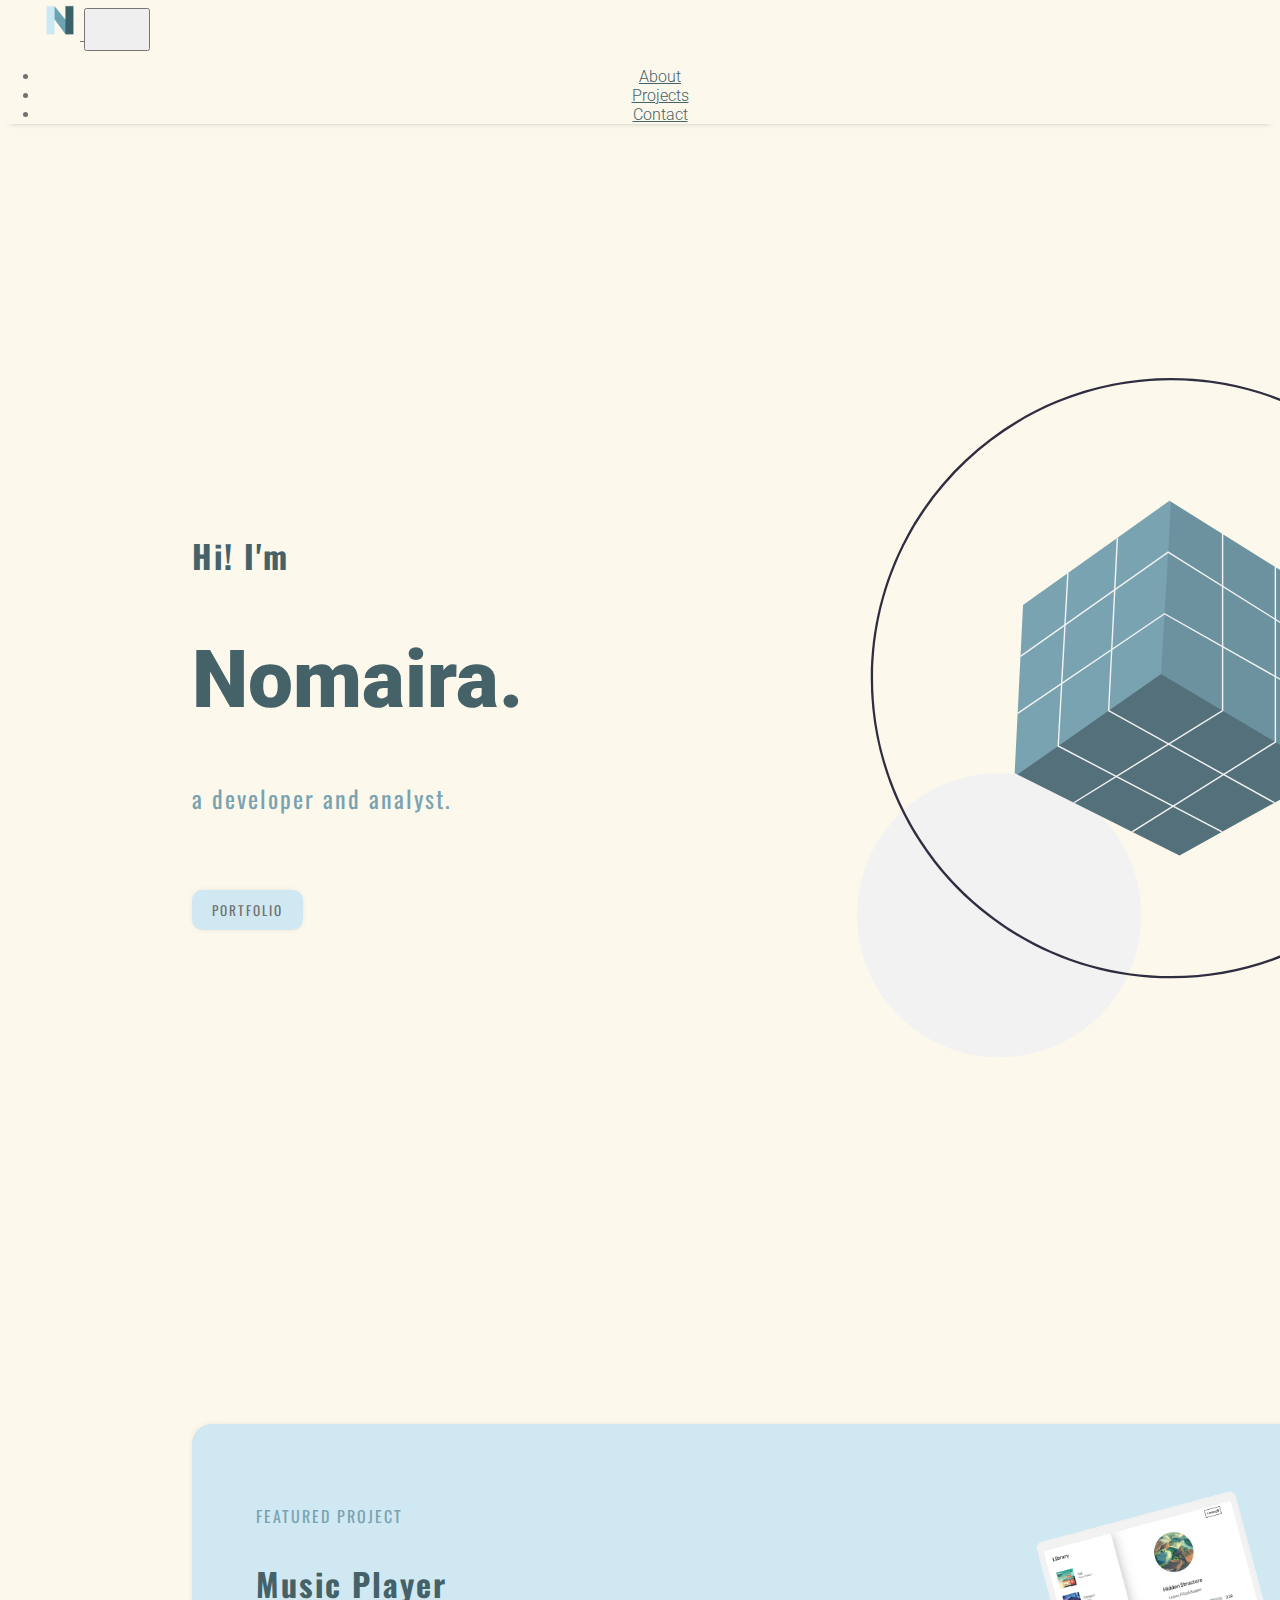
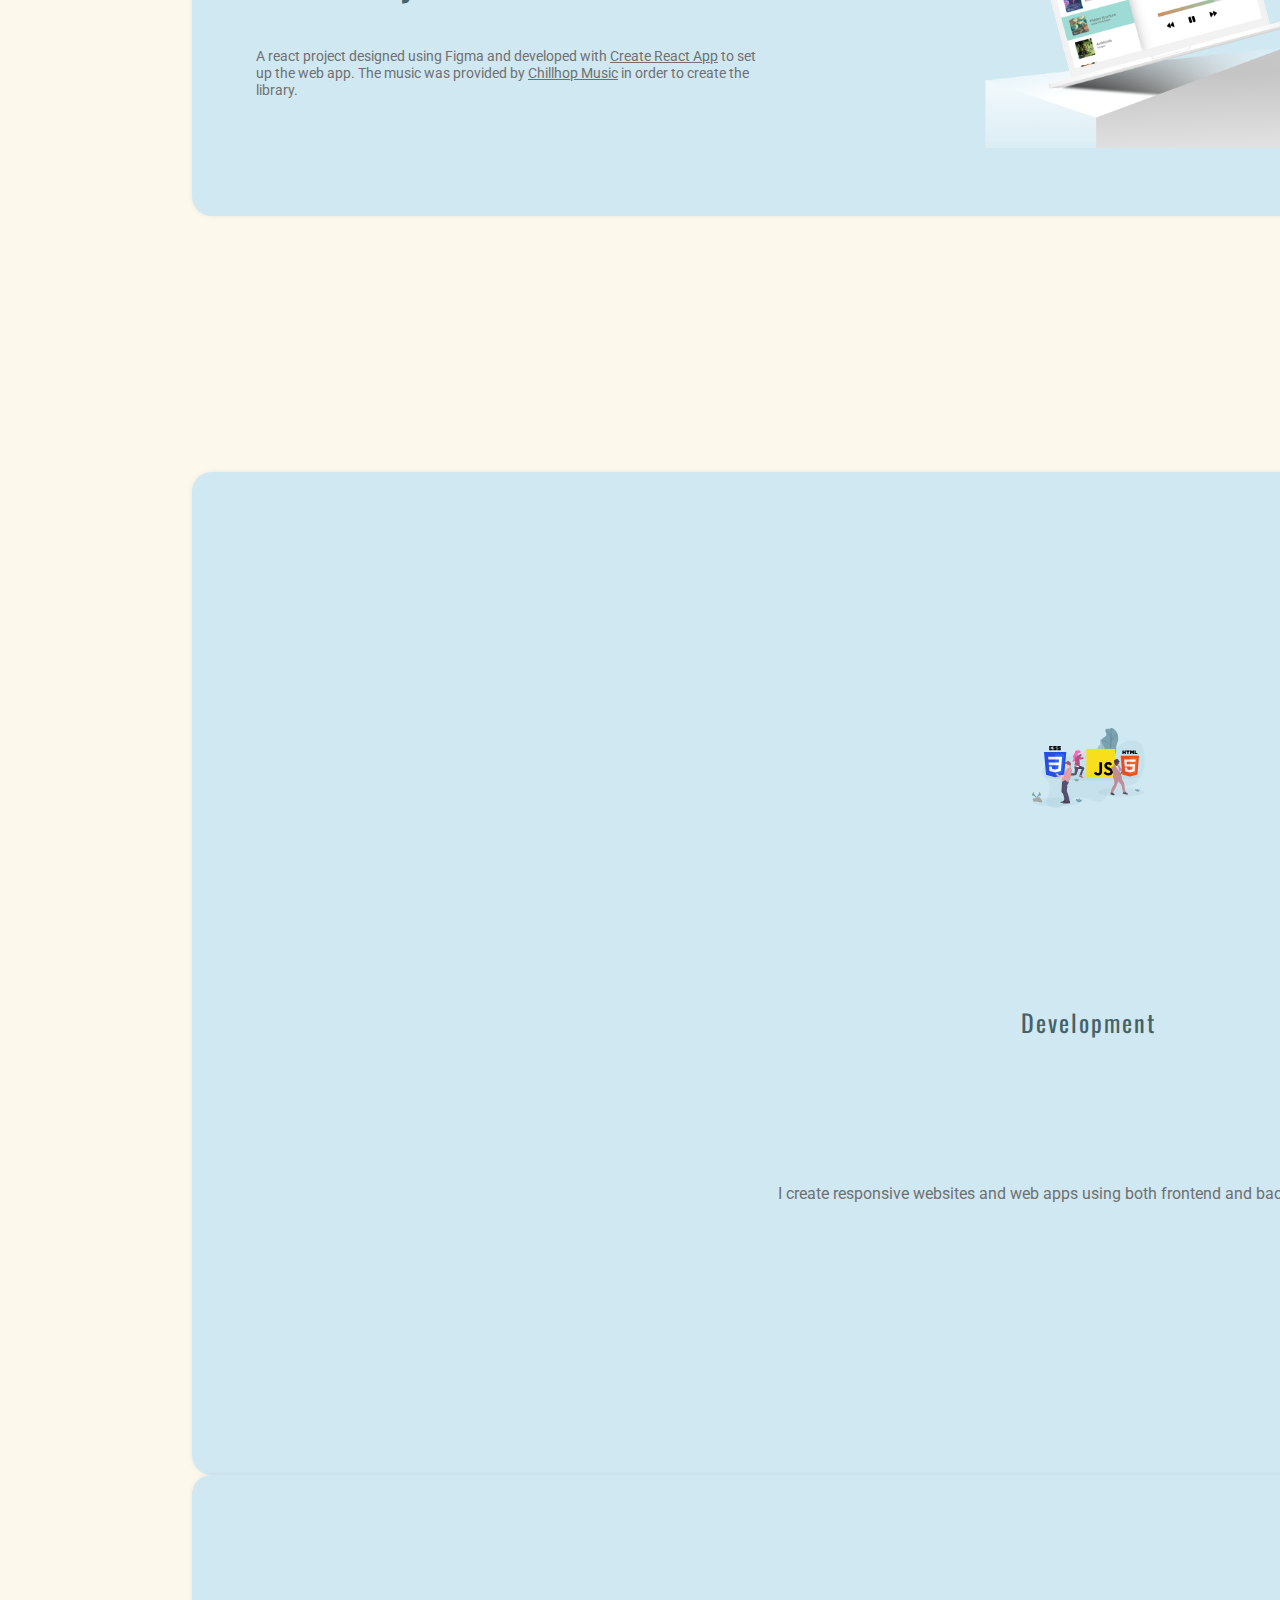
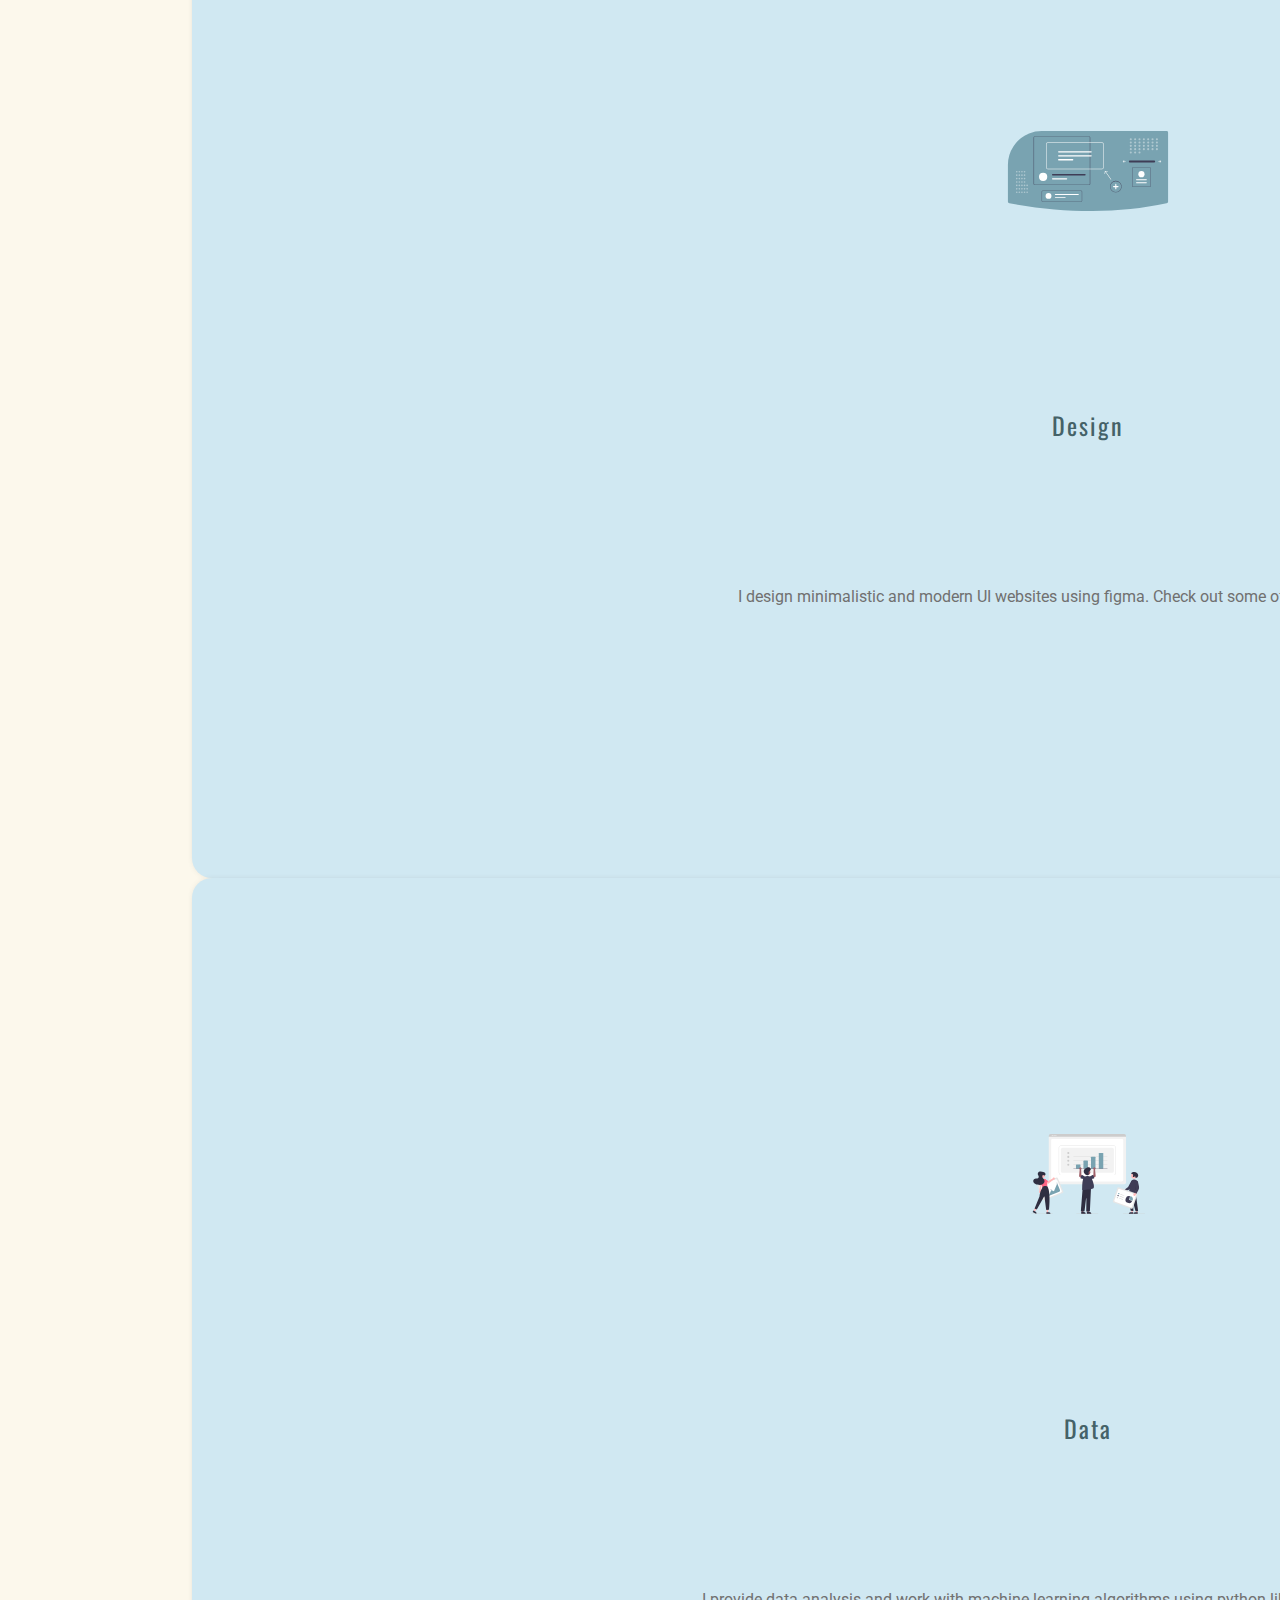
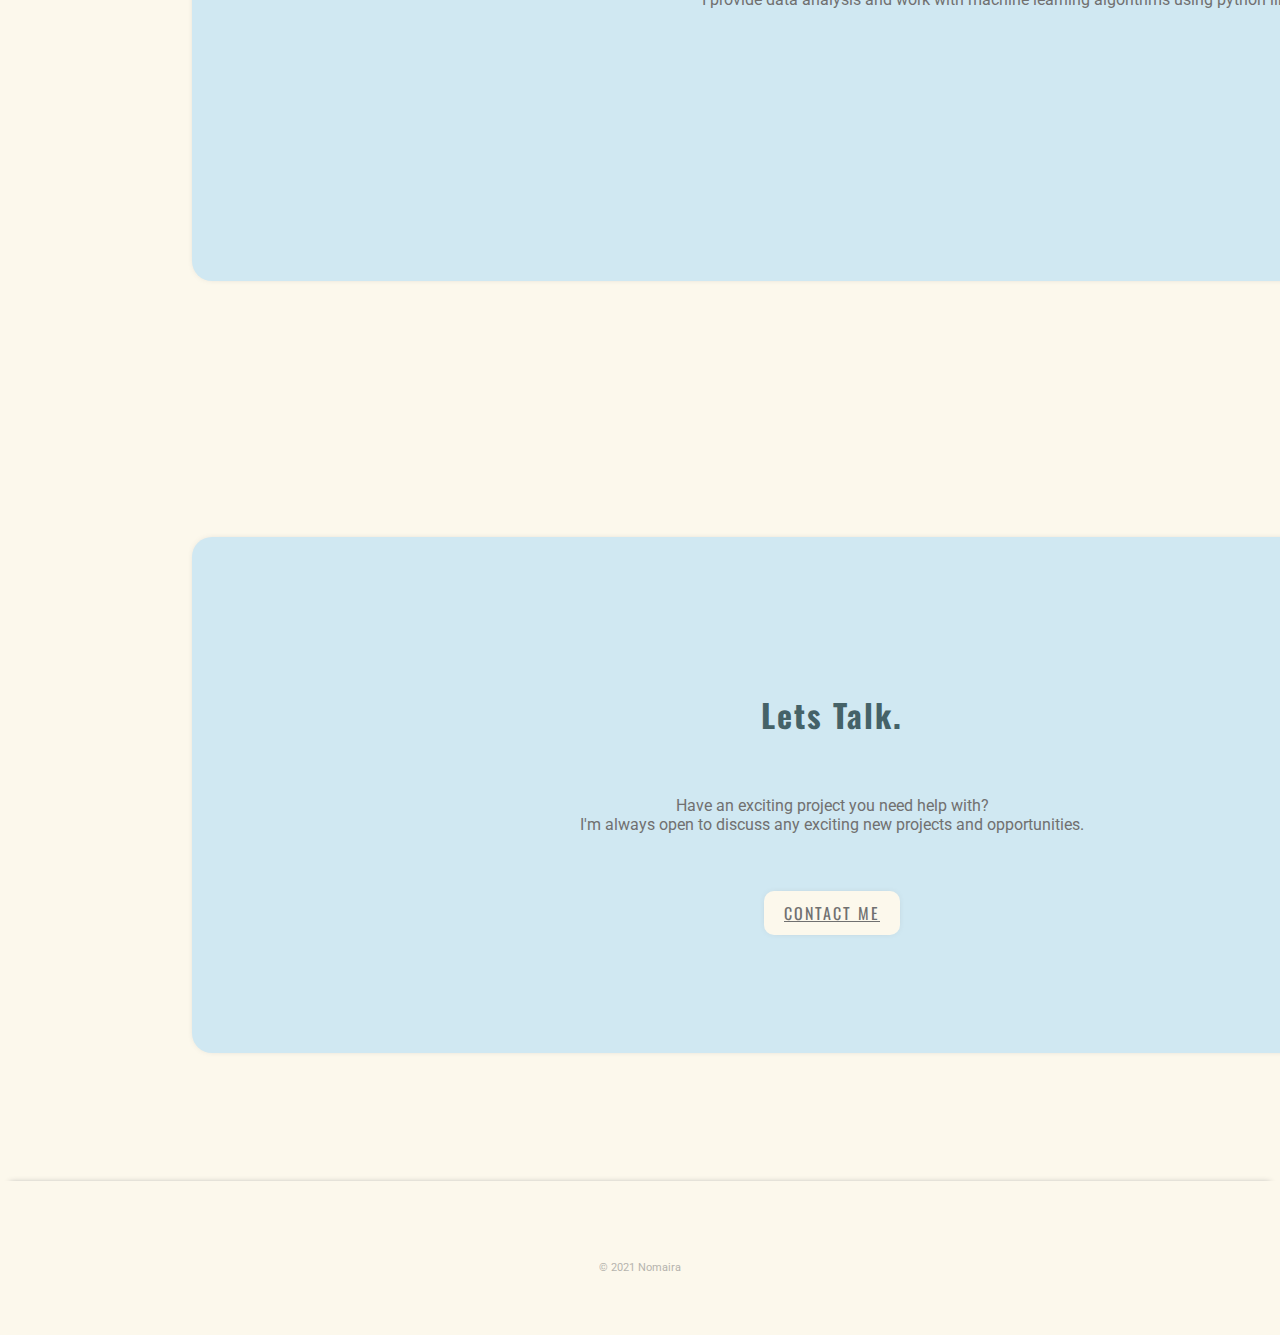
<file: index.html>
<!DOCTYPE html>
<html lang="en" dir="ltr">

  <head>
    <meta charset="utf-8">
    <title>Nomaira Fariah</title>

    <!-- Google fonts -->
    <link rel="preconnect" href="https://fonts.gstatic.com">
    <link href="https://fonts.googleapis.com/css2?family=Oswald:wght@200;300;400;500;600;700&family=Parisienne&family=Roboto:wght@100;300;400;500;700;900&display=swap" rel="stylesheet">

    <!-- CSS stylesheets -->
    <link rel="stylesheet" href="https://cdn.jsdelivr.net/npm/bootstrap@4.5.3/dist/css/bootstrap.min.css" integrity="sha384-TX8t27EcRE3e/ihU7zmQxVncDAy5uIKz4rEkgIXeMed4M0jlfIDPvg6uqKI2xXr2" crossorigin="anonymous">
    <link rel="stylesheet" href="css/main.css">

    <!-- Font Awesome -->
    <link rel="stylesheet" href="https://cdnjs.cloudflare.com/ajax/libs/font-awesome/5.15.1/css/all.min.css" integrity="sha512-+4zCK9k+qNFUR5X+cKL9EIR+ZOhtIloNl9GIKS57V1MyNsYpYcUrUeQc9vNfzsWfV28IaLL3i96P9sdNyeRssA==" crossorigin="anonymous" />
    
    <link rel="icon" href="Images/logo.png">
  </head>

  <body>

    <!-- Nav Bar -->
    <nav class="navbar fixed-top navbar-expand-lg">
      <a class="navbar-brand" href="#">
        <img class="logo" src="Images/logo.png" alt="logo-img">
      </a>

      <button class="navbar-toggler" type="button" data-toggle="collapse" data-target="#navbarTogglerDemo02" aria-controls="navbarTogglerDemo02" aria-expanded="false" aria-label="Toggle navigation">
        <span class="navbar-toggler-icon">
          <i class="fas fa-bars"></i>
        </span>
      </button>

      <div class="collapse navbar-collapse" id="navbarTogglerDemo02">
        <ul class="navbar-nav ml-auto">
          <li class="nav-item">
            <a class="nav-link" href="about.html">About</a>
          </li>
          <li class="nav-item">
            <a class="nav-link" href="projects.html">Projects</a>
          </li>
          <li class="nav-item">
            <a class="nav-link" href="contact.html">Contact</a>
          </li>
          
        </ul>
      </div>
    </nav>

    <!-- Hero Section -->
    <section>
      <div class="container-fluid hero">
        
        <!-- Intro -->
        <div class="intro">
          <h2>Hi! I'm</h2>
          <h1>Nomaira.</h1>
          <h3>a developer and analyst.</h3>
          <button class="cta-btn" onclick="document.location='projects.html'">
            Portfolio
          </button>
        </div>

        <div class="hero-img">
          <img src="Images/cube.svg" alt="developer">
        </div>

      </div>
    </section>

    <main class="container-fluid">
      <!-- Feature Section -->
      <div onclick="window.open('https://nomaira.github.io/music-player/', '_blank')" class="feature">
        <div class="feature-text">
          <h3 class="spaced-lettering">Featured Project</h3>
          <h2>Music Player</h2>
          <p>A react project designed using Figma and developed with 
            <a href="https://create-react-app.dev/" target="_blank">Create React App</a> to set up the web app. The music was provided by 
            <a href="https://chillhop.com/" target="_blank">Chillhop Music</a> in order to create the library.</p>
        </div>

        <div class="feature-card">
          <img class="feature-card-img" src="Images/music-player-web-app.png" alt="">
        </div>
      </div>

      <!-- Services Section -->
      <div class="services row">
        <div class="col-lg-4">
          <div onclick="document.location='projects.html#development'" class="services-card">
            <img class="services-icon" src="Images/frontend.svg" alt="frontend">
            <h3 class="services-title">Development</h3>
            <p class="services-description">I create responsive websites and web apps using both frontend and backend languages. 
            </p>
          </div>
        </div>

        
        <div class="col-lg-4">
          <div onclick="document.location='projects.html#design'" class="services-card">
            <img class="services-icon" src="Images/web-design.svg" alt="design">
            <h3 class="services-title">Design</h3>
            <p class="services-description">I design minimalistic and modern UI websites using figma. Check out some of my work on 
              <a href="https://dribbble.com/Nomaira" target="_blank">Dribbble</a>.</p>
          </div>
        </div>

        
        <div class="col-lg-4">
          <div onclick="document.location='projects.html#data'" class="services-card">
            <img class="services-icon" src="Images/data.svg" alt="data">
            <h3 class="services-title">Data</h3>
            <p class="services-description">I provide data analysis and work with machine learning algorithms using python libraries such as TensorFlow.</p>
          </div>
        </div>
      </div>

      <!-- Contact Section -->
      <div class="contact">
        <h2>Lets Talk.</h2>
        <p class="contact-text">Have an exciting project you need help with? <br>
          I'm always open to discuss any exciting new projects 
          and opportunities.
        </p>
        <a class="cta-btn contact-btn" href="mailto:nomairaf@gmail.com">Contact Me</a>
      </div>
    </main>

    <!-- Footer Section -->
    <footer class="footer">
      <!-- <div class="container-fluid"> -->
        <a href="https://github.com/Nomaira" target="_blank"><i class="social-icon fab fa-github"></i></a>
        <a href="https://dribbble.com/Nomaira" target="_blank"><i class="social-icon fab fa-dribbble"></i></a>
        <a href="https://codepen.io/nomaira" target="_blank"><i class="social-icon fab fa-codepen"></i></a>
        <a href="mailto:nomairaf@gmail.com"><i class="social-icon fas fa-envelope"></i></a>
        <p>© 2021 Nomaira</p>
      <!-- </div> -->
    </footer>


    <!-- Bootstrap Script -->
    <script src="https://code.jquery.com/jquery-3.5.1.slim.min.js" integrity="sha384-DfXdz2htPH0lsSSs5nCTpuj/zy4C+OGpamoFVy38MVBnE+IbbVYUew+OrCXaRkfj" crossorigin="anonymous"></script>
    <script src="https://cdn.jsdelivr.net/npm/popper.js@1.16.1/dist/umd/popper.min.js" integrity="sha384-9/reFTGAW83EW2RDu2S0VKaIzap3H66lZH81PoYlFhbGU+6BZp6G7niu735Sk7lN" crossorigin="anonymous"></script>
    <script src="https://cdn.jsdelivr.net/npm/bootstrap@4.5.3/dist/js/bootstrap.min.js" integrity="sha384-w1Q4orYjBQndcko6MimVbzY0tgp4pWB4lZ7lr30WKz0vr/aWKhXdBNmNb5D92v7s" crossorigin="anonymous"></script>
  </body>
</html>
</file>
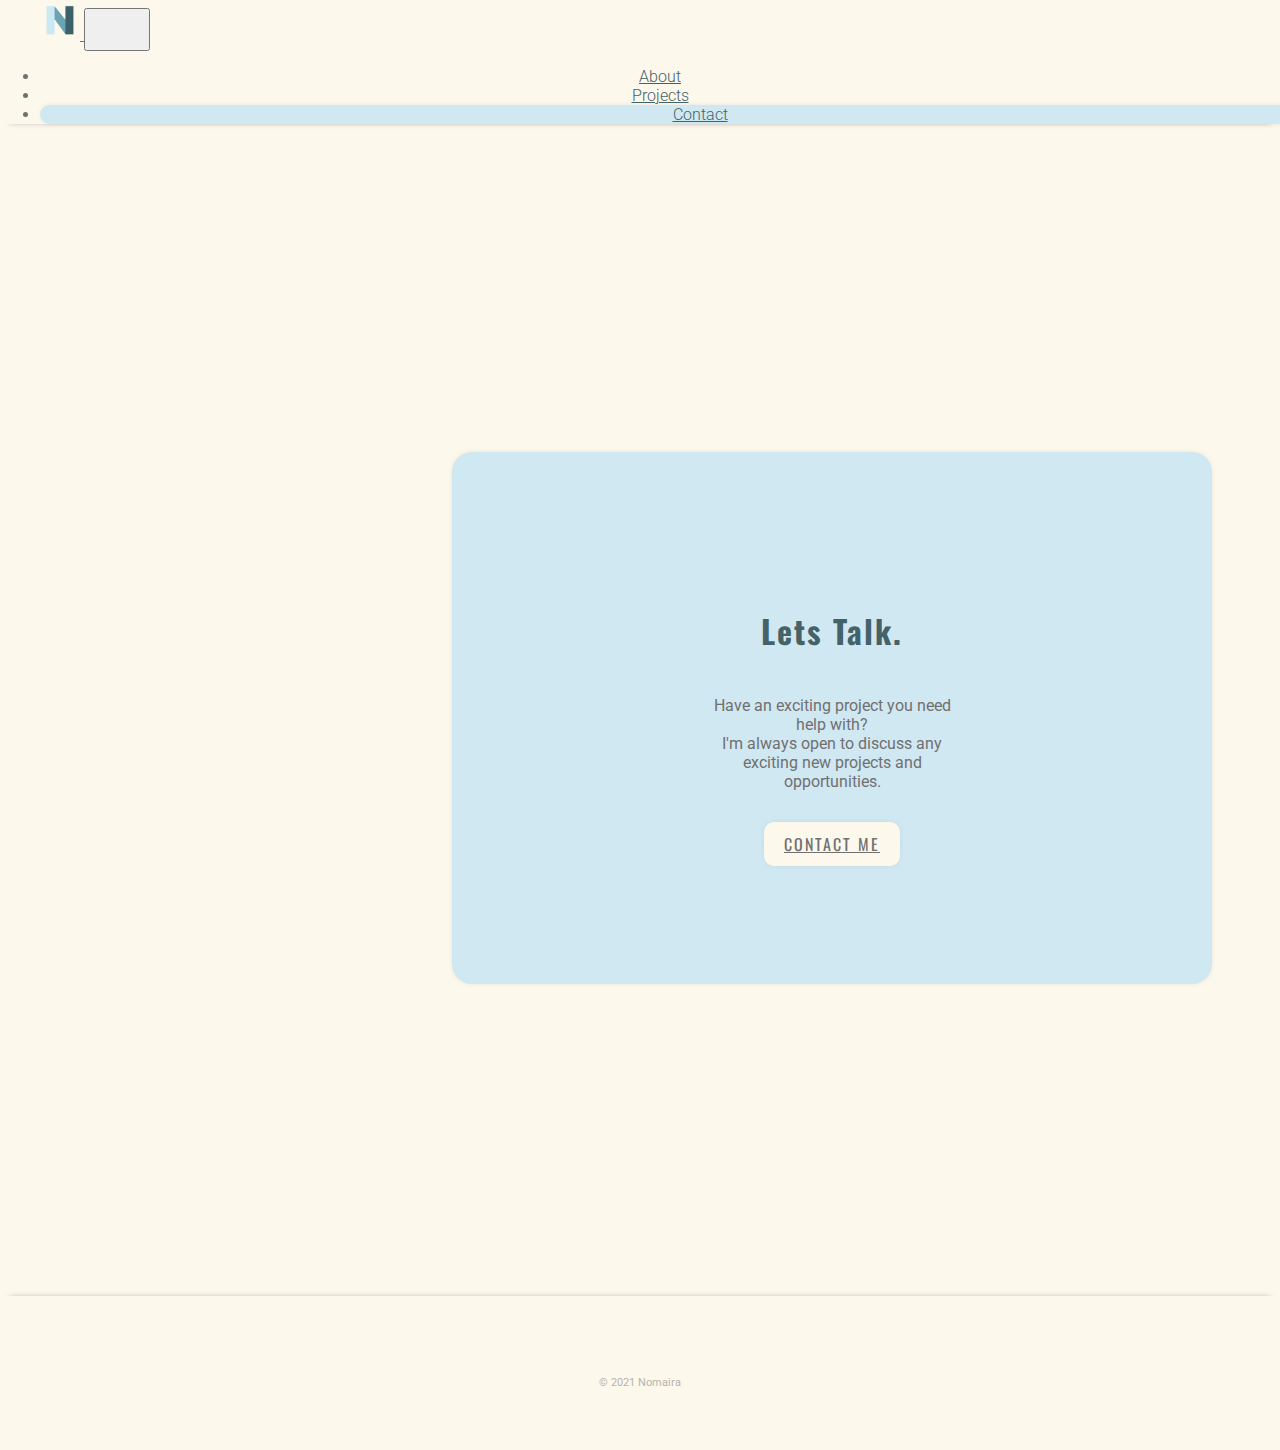
<file: contact.html>
<!DOCTYPE html>
<html lang="en" dir="ltr">

  <head>
    <meta charset="utf-8">
    <title>Contact Me</title>

    <!-- Google fonts -->
    <link rel="preconnect" href="https://fonts.gstatic.com">
    <link href="https://fonts.googleapis.com/css2?family=Oswald:wght@200;300;400;500;600;700&family=Parisienne&family=Roboto:wght@100;300;400;500;700;900&display=swap" rel="stylesheet">

    <!-- CSS stylesheets -->
    <link rel="stylesheet" href="https://cdn.jsdelivr.net/npm/bootstrap@4.5.3/dist/css/bootstrap.min.css" integrity="sha384-TX8t27EcRE3e/ihU7zmQxVncDAy5uIKz4rEkgIXeMed4M0jlfIDPvg6uqKI2xXr2" crossorigin="anonymous">
    <link rel="stylesheet" href="css/main.css">

    <!-- Font Awesome -->
    <link rel="stylesheet" href="https://cdnjs.cloudflare.com/ajax/libs/font-awesome/5.15.1/css/all.min.css" integrity="sha512-+4zCK9k+qNFUR5X+cKL9EIR+ZOhtIloNl9GIKS57V1MyNsYpYcUrUeQc9vNfzsWfV28IaLL3i96P9sdNyeRssA==" crossorigin="anonymous" />
    
    <link rel="icon" href="Images/logo.png">
  </head>

  <body>

    <!-- Nav Bar -->
    <nav class="navbar fixed-top navbar-expand-lg">
      <a class="navbar-brand" href="index.html">
        <img class="logo" src="Images/logo.png" alt="logo-img">
      </a>

      <button class="navbar-toggler" type="button" data-toggle="collapse" data-target="#navbarTogglerDemo02" aria-controls="navbarTogglerDemo02" aria-expanded="false" aria-label="Toggle navigation">
        <span class="navbar-toggler-icon">
          <i class="fas fa-bars"></i>
        </span>
      </button>

      <div class="collapse navbar-collapse" id="navbarTogglerDemo02">
        <ul class="navbar-nav ml-auto">
          <li class="nav-item">
            <a class="nav-link" href="about.html">About</a>
          </li>
          <li class="nav-item">
            <a class="nav-link" href="projects.html">Projects</a>
          </li>
          <li class="nav-item active">
            <a class="nav-link" href="contact.html">Contact</a>
          </li>
          
        </ul>
      </div>
    </nav>

    <main class="container-fluid contact-container">
      <!-- contact Section -->
      <div class="contact">
        <h2>Lets Talk.</h2>
        <p class="contact-text">Have an exciting project you need help with? <br>
          I'm always open to discuss any exciting new projects 
          and opportunities.
        </p>
        <a class="cta-btn contact-btn" href="mailto:nomairaf@gmail.com">Contact Me</a>
      </div>
    </main>

    <!-- Footer Section -->
    <footer class="footer">
      <!-- <div class="container-fluid"> -->
        <a href="https://github.com/Nomaira" target="_blank"><i class="social-icon fab fa-github"></i></a>
        <a href="https://dribbble.com/Nomaira" target="_blank"><i class="social-icon fab fa-dribbble"></i></a>
        <a href="https://codepen.io/nomaira" target="_blank"><i class="social-icon fab fa-codepen"></i></a>
        <a href="mailto:nomairaf@gmail.com"><i class="social-icon fas fa-envelope"></i></a>
        <p>© 2021 Nomaira</p>
      <!-- </div> -->
    </footer>


    <!-- Bootstrap Script -->
    <script src="https://code.jquery.com/jquery-3.5.1.slim.min.js" integrity="sha384-DfXdz2htPH0lsSSs5nCTpuj/zy4C+OGpamoFVy38MVBnE+IbbVYUew+OrCXaRkfj" crossorigin="anonymous"></script>
    <script src="https://cdn.jsdelivr.net/npm/popper.js@1.16.1/dist/umd/popper.min.js" integrity="sha384-9/reFTGAW83EW2RDu2S0VKaIzap3H66lZH81PoYlFhbGU+6BZp6G7niu735Sk7lN" crossorigin="anonymous"></script>
    <script src="https://cdn.jsdelivr.net/npm/bootstrap@4.5.3/dist/js/bootstrap.min.js" integrity="sha384-w1Q4orYjBQndcko6MimVbzY0tgp4pWB4lZ7lr30WKz0vr/aWKhXdBNmNb5D92v7s" crossorigin="anonymous"></script>
  </body>
</html>
</file>
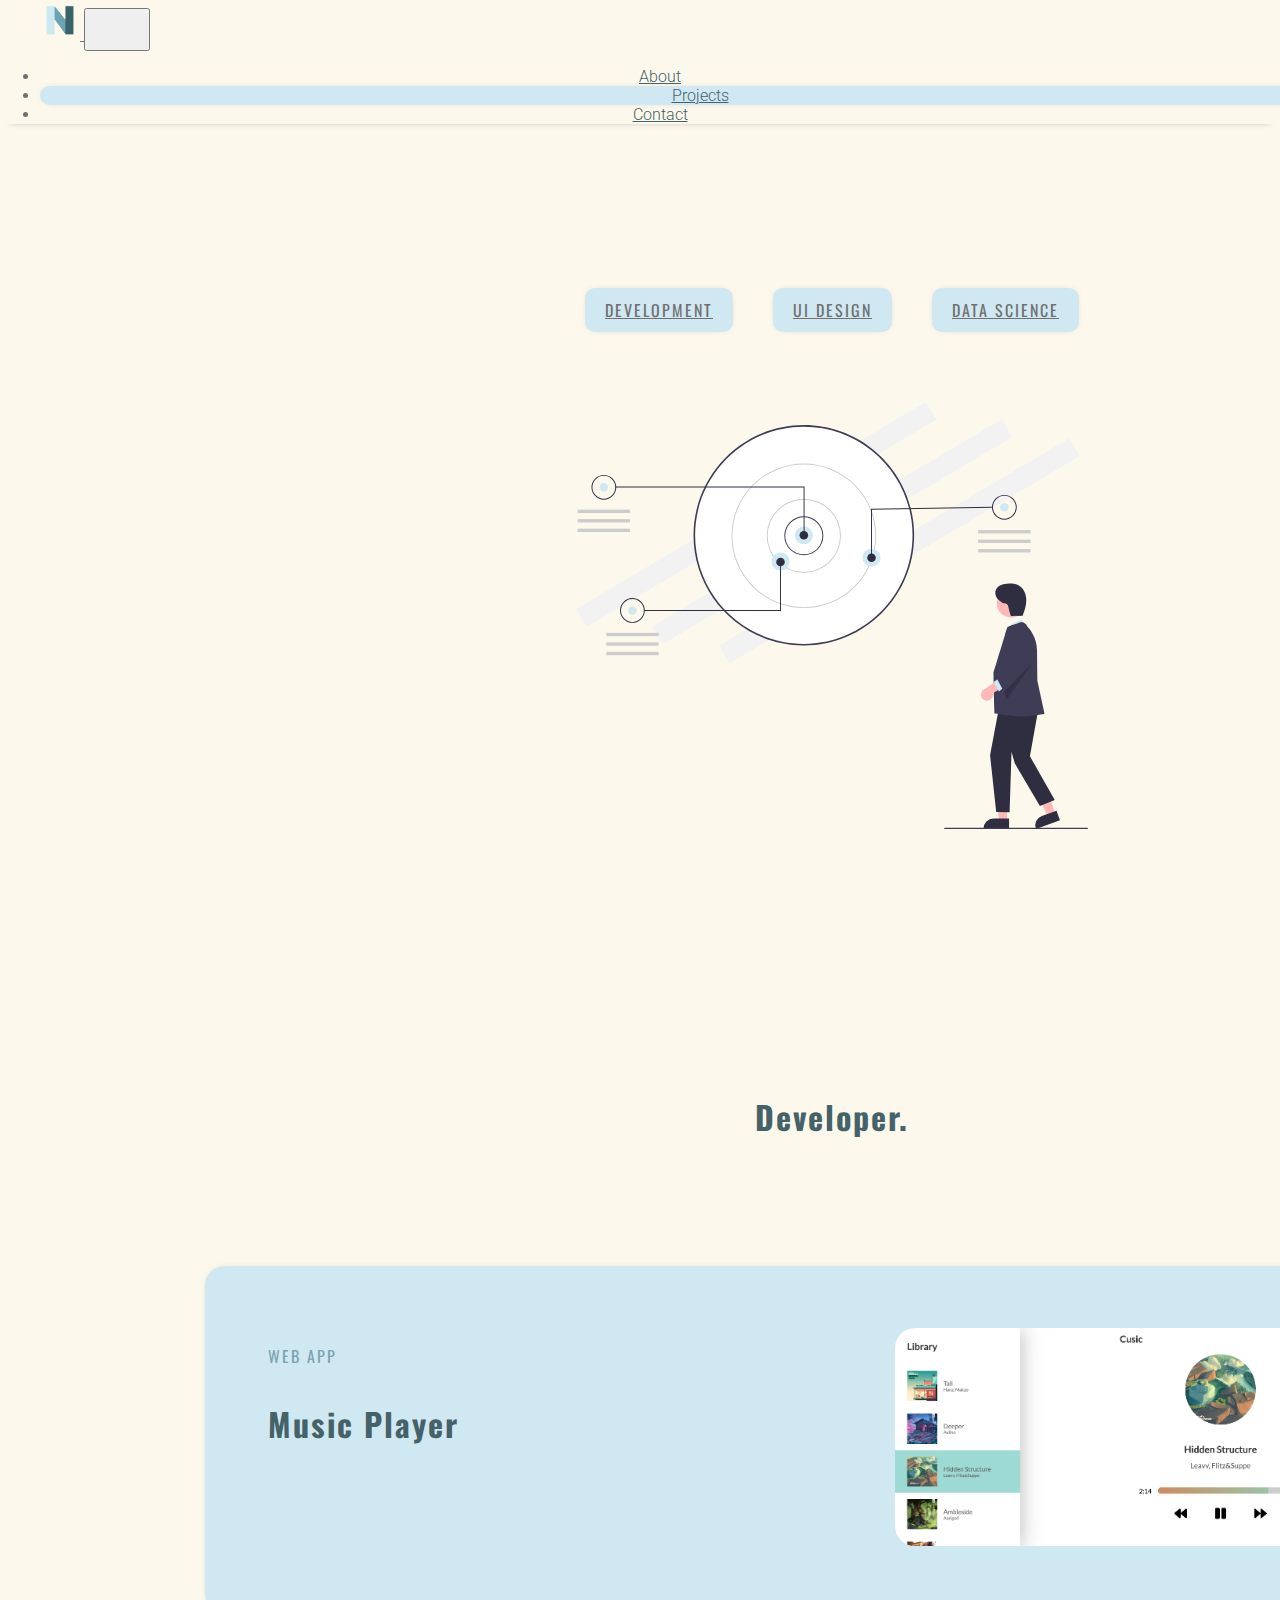
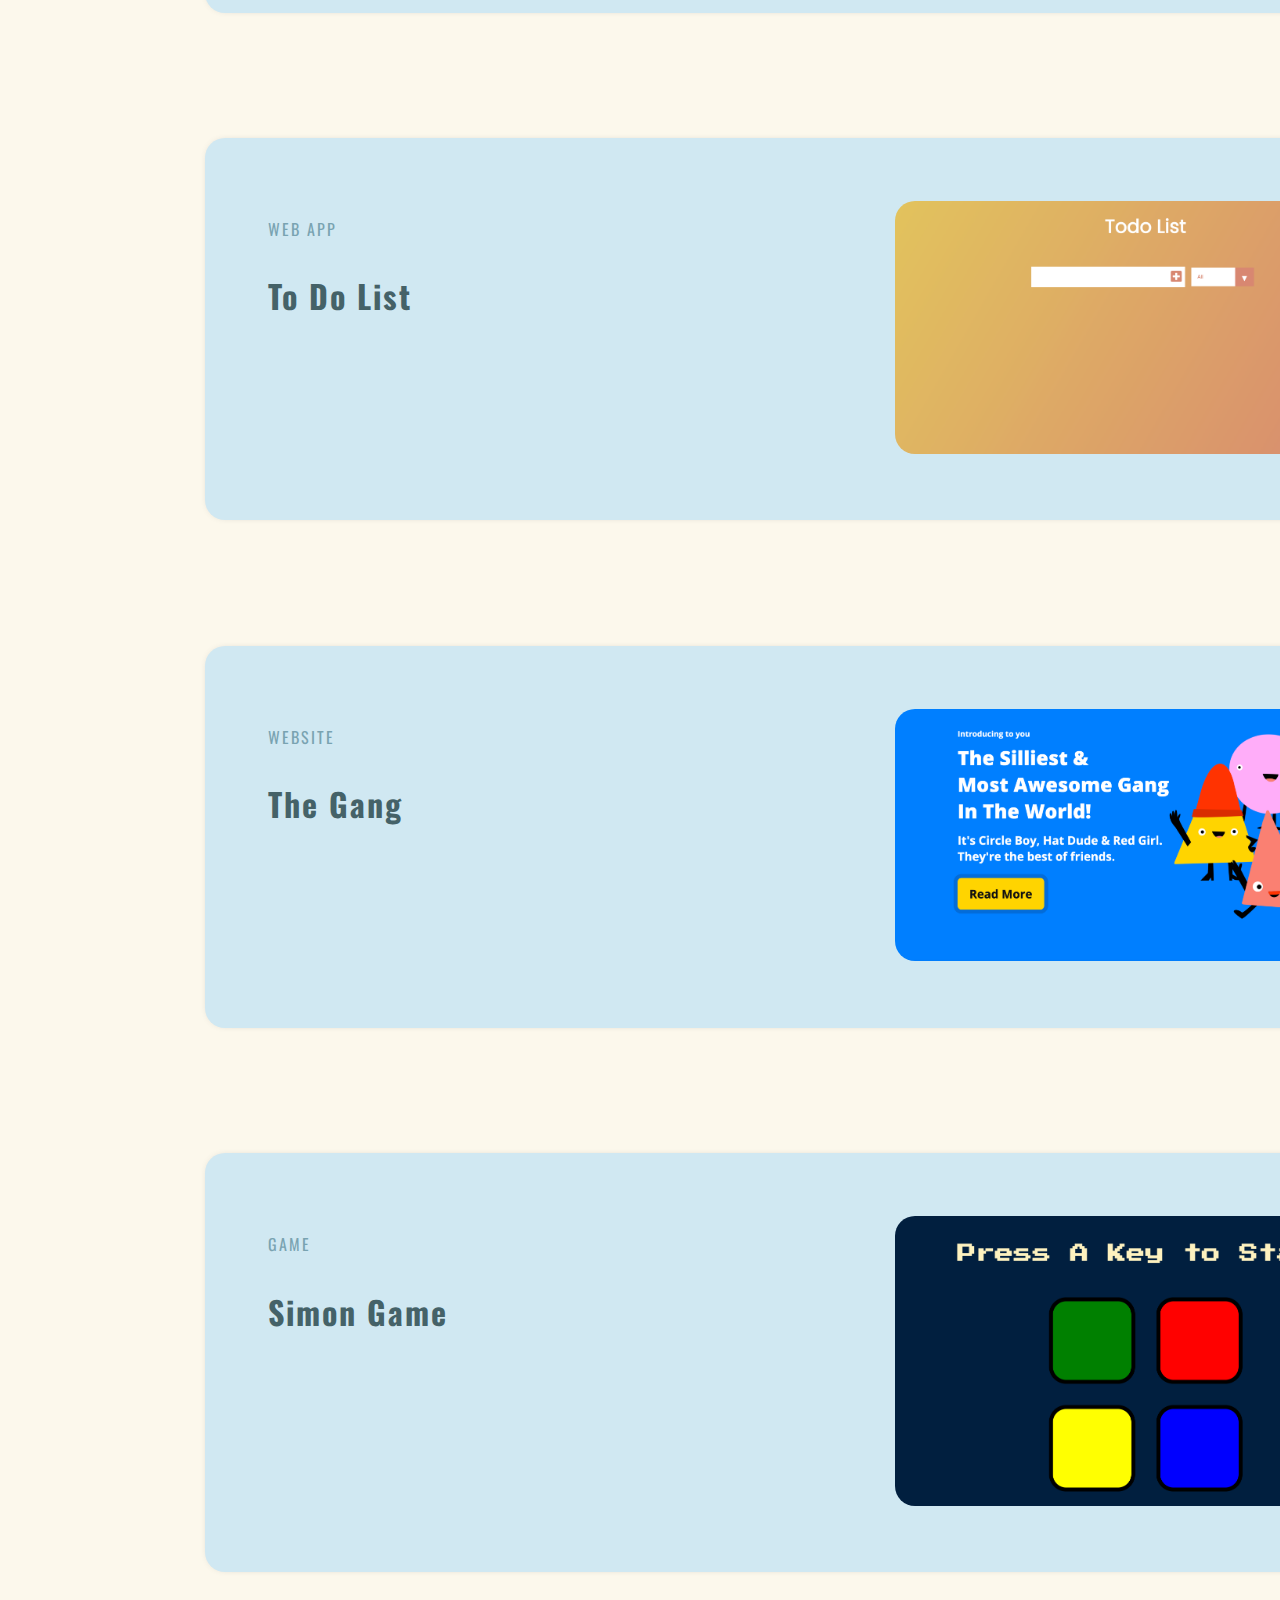
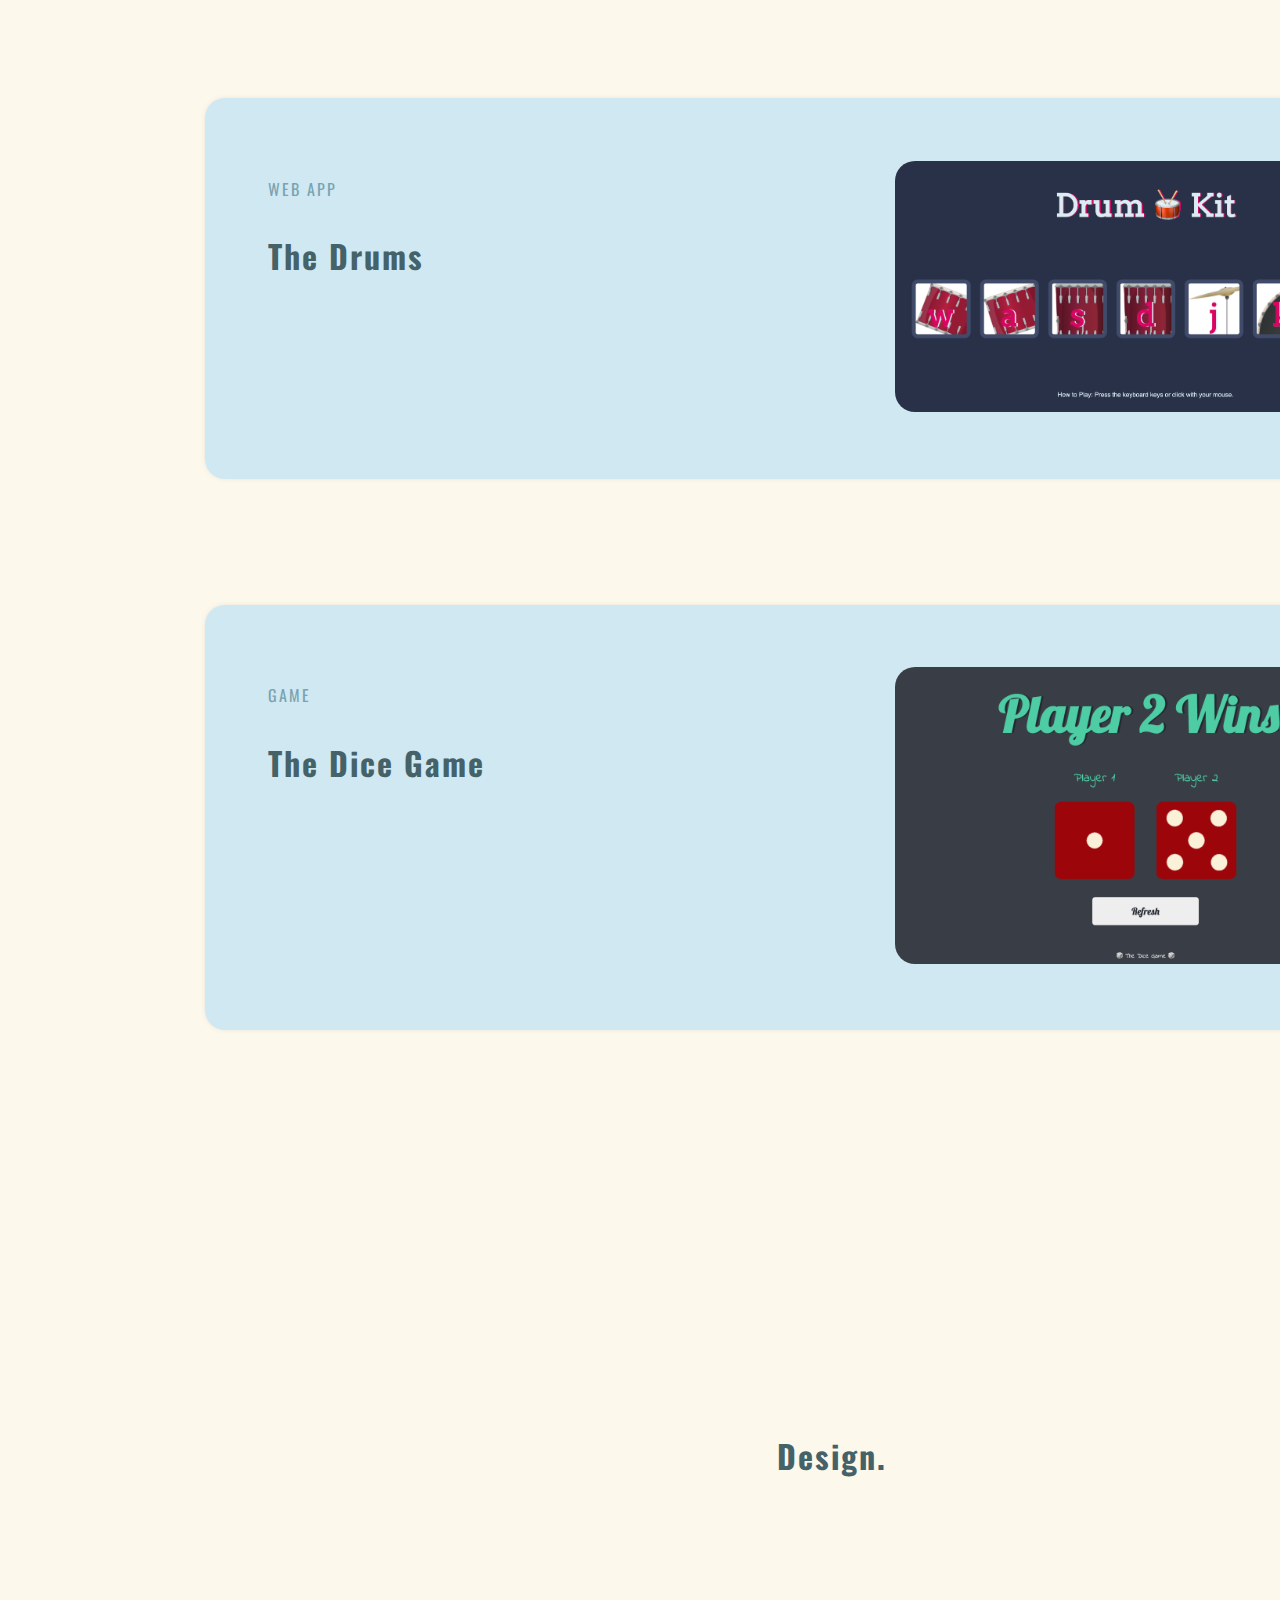
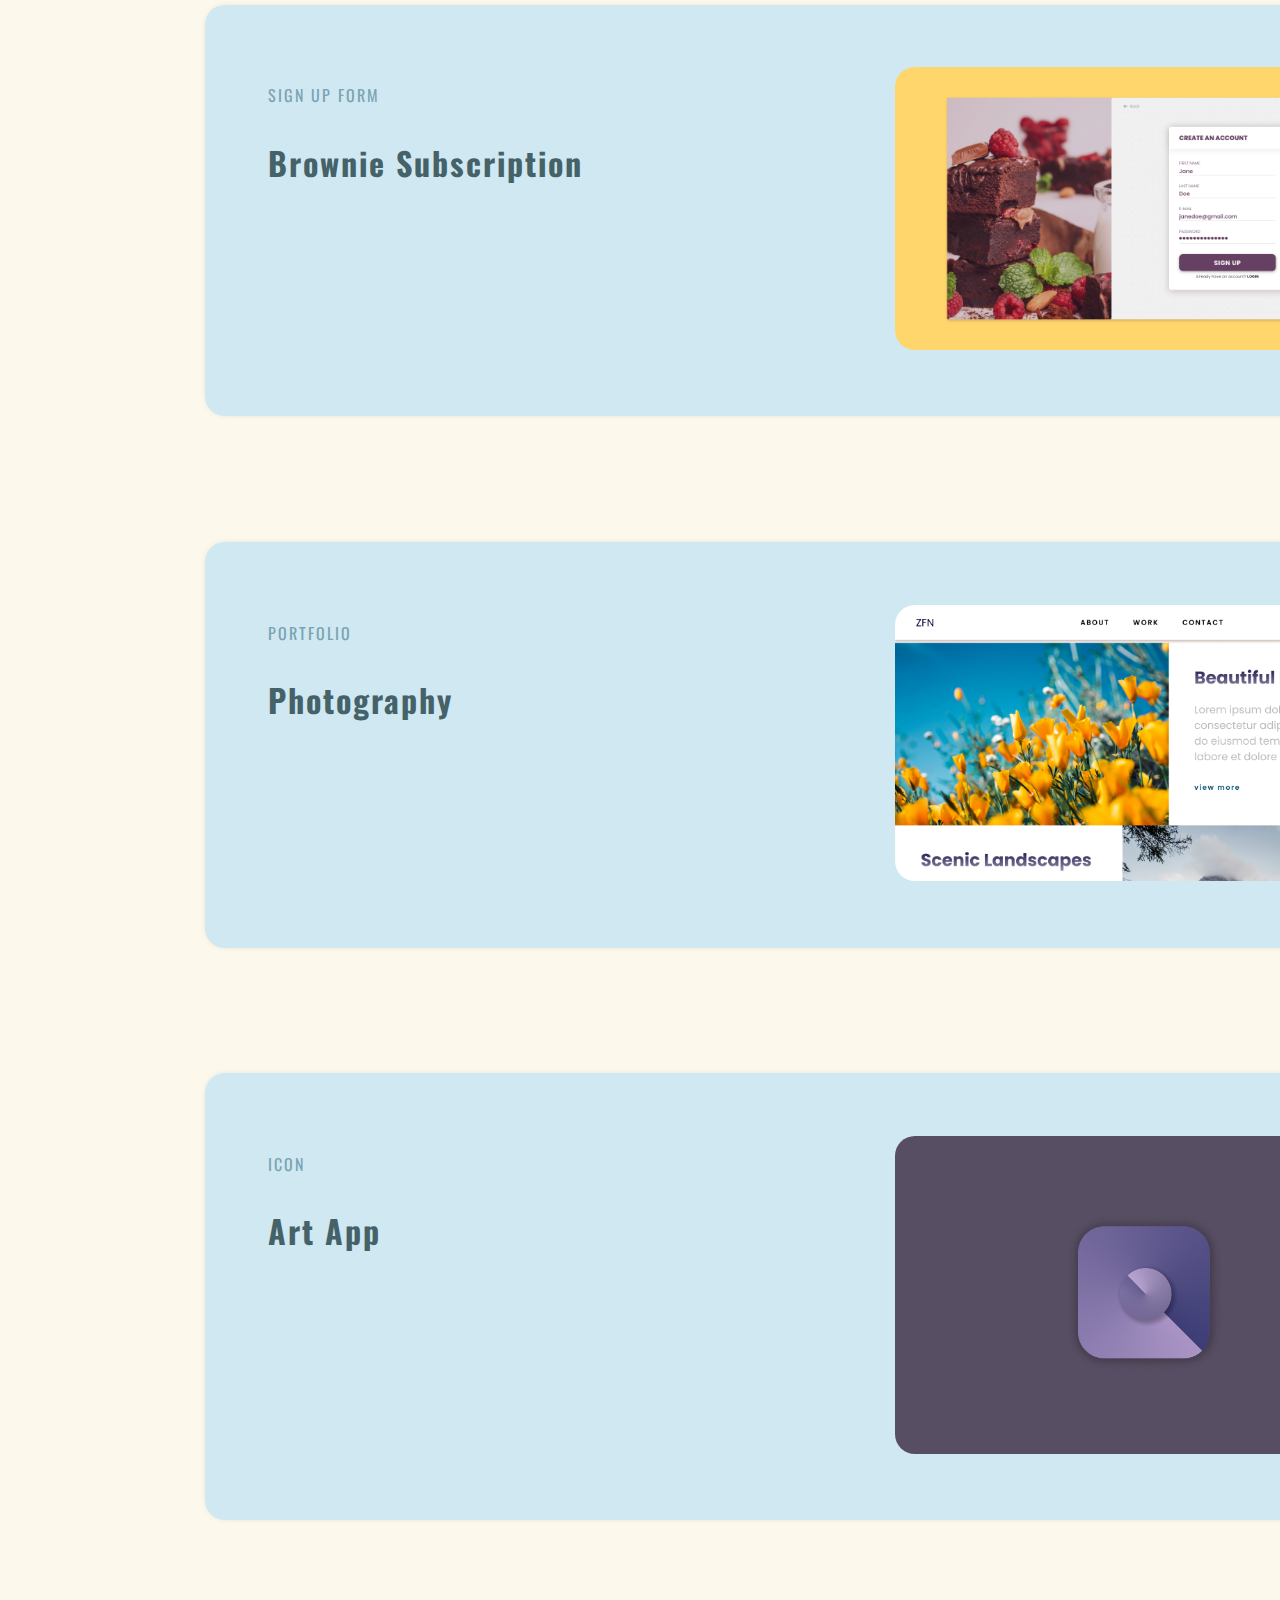
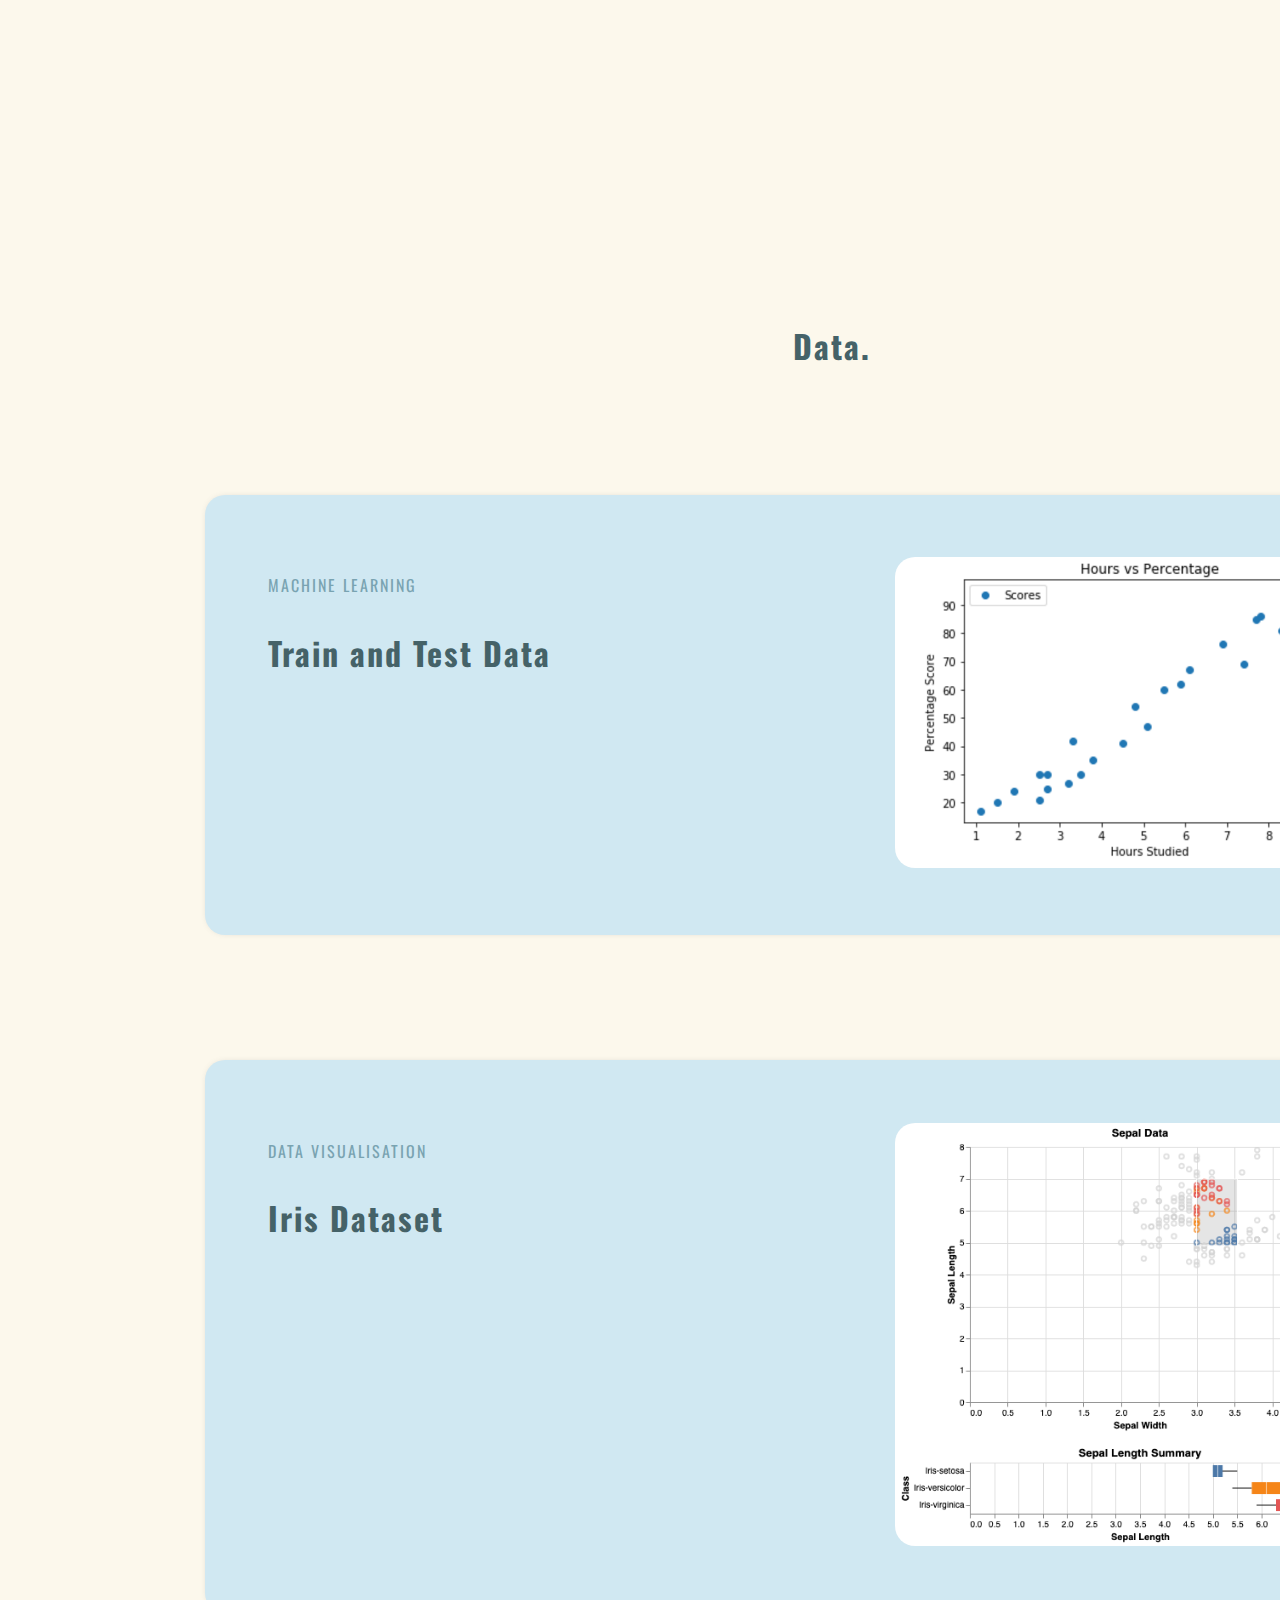
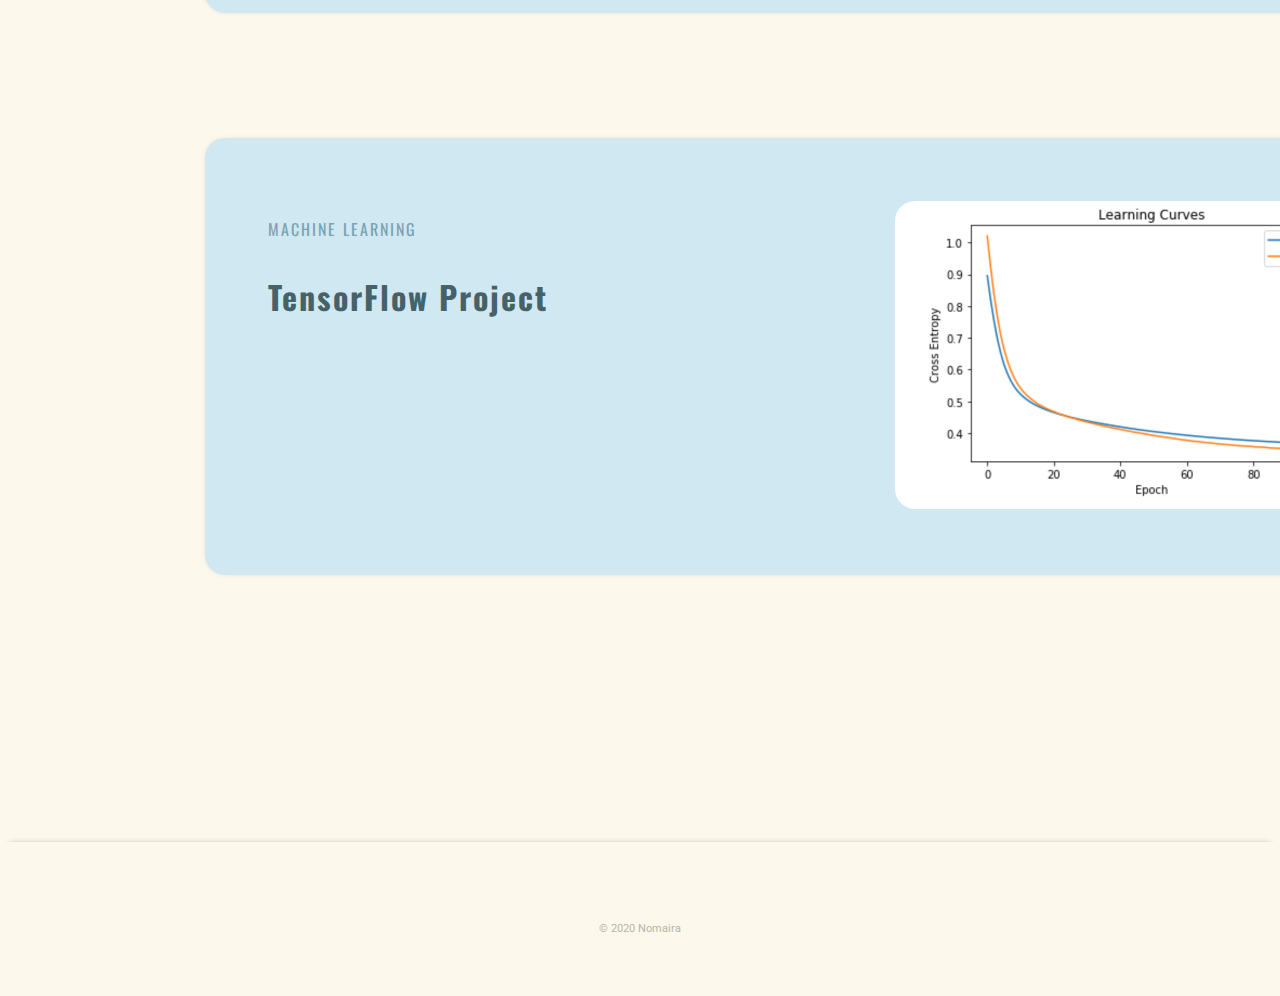
<file: projects.html>
<!DOCTYPE html>
<html lang="en" dir="ltr">

  <head>
    <meta charset="utf-8">
    <title>My Portfolio</title>

    <!-- Google fonts -->
    <link rel="preconnect" href="https://fonts.gstatic.com">
    <link href="https://fonts.googleapis.com/css2?family=Oswald:wght@200;300;400;500;600;700&family=Parisienne&family=Roboto:wght@100;300;400;500;700;900&display=swap" rel="stylesheet">

    <!-- CSS stylesheets -->
    <link rel="stylesheet" href="https://cdn.jsdelivr.net/npm/bootstrap@4.5.3/dist/css/bootstrap.min.css" integrity="sha384-TX8t27EcRE3e/ihU7zmQxVncDAy5uIKz4rEkgIXeMed4M0jlfIDPvg6uqKI2xXr2" crossorigin="anonymous">
    <link rel="stylesheet" href="css/main.css">

    <!-- Font Awesome -->
    <link rel="stylesheet" href="https://cdnjs.cloudflare.com/ajax/libs/font-awesome/5.15.1/css/all.min.css" integrity="sha512-+4zCK9k+qNFUR5X+cKL9EIR+ZOhtIloNl9GIKS57V1MyNsYpYcUrUeQc9vNfzsWfV28IaLL3i96P9sdNyeRssA==" crossorigin="anonymous" />
    <link rel="icon" href="Images/logo.png">
  </head>

  <body>

    <!-- Nav Bar -->
    <nav class="navbar fixed-top navbar-expand-lg">
      <a class="navbar-brand" href="index.html">
        <img class="logo" src="Images/logo.png" alt="logo-img">
      </a>

      <button class="navbar-toggler" type="button" data-toggle="collapse" data-target="#navbarTogglerDemo02" aria-controls="navbarTogglerDemo02" aria-expanded="false" aria-label="Toggle navigation">
        <span class="navbar-toggler-icon">
          <i class="fas fa-bars"></i>
        </span>
      </button>

      <div class="collapse navbar-collapse" id="navbarTogglerDemo02">
        <ul class="navbar-nav ml-auto">
          <li class="nav-item">
            <a class="nav-link" href="about.html">About</a>
          </li>
          <li class="nav-item active">
            <a class="nav-link" href="projects.html">Projects</a>
          </li>
          <li class="nav-item">
            <a class="nav-link" href="contact.html">Contact</a>
          </li>
          
        </ul>
      </div>
    </nav>

    <section class="container-fluid">
      <div class="select row">
        <a class="cta-btn select-btn" href="#development">Development</a>
        <a class="cta-btn select-btn" href="#design">UI Design</a>
        <a class="cta-btn select-btn" href="#data">Data Science</a>
      </div>

      <div class="select-img">
        <img class="select-img-project" src="Images/goals.svg" alt="about-me">
      </div>

      <!-- Developer Portfolio -->
      <div id="development" class="project-container gap">
        <h2 class="project-heading">Developer.</h2>

        <div onclick="window.open('https://nomaira.github.io/music-player/', '_blank')" class="feature project-card">
          <div class="feature-text">
            <h3 class="spaced-lettering">Web App</h3>
            <h2>Music Player</h2>
          </div>
          <div class="feature-card">
            <img class="feature-card-img" src="Images/music-player.png" alt="">
          </div>
        </div>

        <div onclick="window.open('https://nomaira.github.io/todo-list/', '_blank')" class="feature project-card">
          <div class="feature-text">
            <h3 class="spaced-lettering">Web App</h3>
            <h2>To Do List</h2>
          </div>
          <div class="feature-card">
            <img class="feature-card-img" src="Images/todo-list.png" alt="">
          </div>
        </div>

        <div onclick="window.open('https://nomaira.github.io/The-Gang/', '_blank')" class="feature project-card">
          <div class="feature-text">
            <h3 class="spaced-lettering">Website</h3>
            <h2>The Gang</h2>
          </div>
          <div class="feature-card">
            <img class="feature-card-img" src="Images/the-gang.png" alt="">
          </div>
        </div>

        <div onclick="window.open('https://nomaira.github.io/Simon-Game/', '_blank')" class="feature project-card">
          <div class="feature-text">
            <h3 class="spaced-lettering">Game</h3>
            <h2>Simon Game</h2>
          </div>
          <div class="feature-card">
            <img class="feature-card-img" src="Images/simon-game.png" alt="">
          </div>
        </div>

        <div onclick="window.open('https://nomaira.github.io/Drum-Kit/', '_blank')" class="feature project-card">
          <div class="feature-text">
            <h3 class="spaced-lettering">Web App</h3>
            <h2>The Drums</h2>
          </div>
          <div class="feature-card">
            <img class="feature-card-img" src="Images/drum-kit.png" alt="">
          </div>
        </div>

        <div onclick="window.open('https://nomaira.github.io/the-dice-game/', '_blank')" class="feature project-card">
          <div class="feature-text">
            <h3 class="spaced-lettering">Game</h3>
            <h2>The Dice Game</h2>
          </div>
          <div class="feature-card">
            <img class="feature-card-img" src="Images/the-dice-game.png" alt="">
          </div>
        </div>
      </div>



      <!-- Design Porfolio -->
      <div id="design" class="project-container gap">
        <h2 class="project-heading">Design.</h2>

        <div onclick="window.open('https://dribbble.com/shots/15074372-Daily-UI-001-Sign-Up', '_blank')" class="feature project-card">
          <div class="feature-text">
            <h3 class="spaced-lettering">Sign Up Form</h3>
            <h2>Brownie Subscription</h2>
          </div>
          <div class="feature-card">
            <img class="feature-card-img" src="Images/brownie-sub-sign-up.png" alt="">
          </div>
        </div>

        <div onclick="window.open('https://dribbble.com/Nomaira', '_blank')" class="feature project-card">
          <div class="feature-text">
            <h3 class="spaced-lettering">Portfolio</h3>
            <h2>Photography</h2>
          </div>
          <div class="feature-card">
            <img class="feature-card-img" src="Images/ZFN.png" alt="">
          </div>
        </div>

        <div onclick="window.open('https://dribbble.com/shots/15343228-Daily-UI-005-App-Icon', '_blank')" class="feature project-card">
          <div class="feature-text">
            <h3 class="spaced-lettering">Icon</h3>
            <h2>Art App</h2>
          </div>
          <div class="feature-card">
            <img class="feature-card-img" src="Images/app-icon.png" alt="">
          </div>
        </div>
      </div>

      <!-- Data Science Portfolio -->
      <div id="data" class="project-container gap">
        <h2 class="project-heading">Data.</h2>

        <div onclick="window.open('https://github.com/Nomaira/ds-linear-regression-project/blob/main/linear-regression-model-project.ipynb', '_blank')" class="feature project-card">
          <div class="feature-text">
            <h3 class="spaced-lettering">Machine Learning</h3>
            <h2>Train and Test Data</h2>
            <!-- <p>A react project designed using Figma and developed with 
              <a href="https://create-react-app.dev/" target="_blank">Create React App</a> to set up the web app. The music was provided by 
              <a href="https://chillhop.com/" target="_blank">Chillhop Music</a> in order to create a library.</p> -->
          </div>
          <div class="feature-card">
            <img class="feature-card-img" src="Images/percentage-score.png" alt="">
          </div>
        </div>

        <div onclick="window.open('https://github.com/Nomaira/ds-iris-dataset-visualisation/blob/main/Iris-visualisation.ipynb', '_blank')" class="feature project-card">
          <div class="feature-text">
            <h3 class="spaced-lettering">Data Visualisation</h3>
            <h2>Iris Dataset</h2>
            <!-- <p>A react project designed using Figma and developed with 
              <a href="https://create-react-app.dev/" target="_blank">Create React App</a> to set up the web app. The music was provided by 
              <a href="https://chillhop.com/" target="_blank">Chillhop Music</a> in order to create a library.</p> -->
          </div>
          <div class="feature-card">
            <img class="feature-card-img" src="Images/iris-visualization.png" alt="">
          </div>
        </div>

        <div onclick="window.open('https://github.com/Nomaira/ds-tensorflow-project/blob/main/TensorFlow-project.ipynb', '_blank')" class="feature project-card">
          <div class="feature-text">
            <h3 class="spaced-lettering">Machine Learning</h3>
            <h2>TensorFlow Project</h2>
            <!-- <p>A react project designed using Figma and developed with 
              <a href="https://create-react-app.dev/" target="_blank">Create React App</a> to set up the web app. The music was provided by 
              <a href="https://chillhop.com/" target="_blank">Chillhop Music</a> in order to create a library.</p> -->
          </div>
          <div class="feature-card">
            <img class="feature-card-img" src="Images/learning-curves.png" alt="">
          </div>
        </div>
      </div>
    </section>


    <!-- Footer Section -->
    <footer class="footer">
        <a href="https://github.com/Nomaira" target="_blank"><i class="social-icon fab fa-github"></i></a>
        <a href="https://dribbble.com/Nomaira" target="_blank"><i class="social-icon fab fa-dribbble"></i></a>
        <a href="https://codepen.io/nomaira" target="_blank"><i class="social-icon fab fa-codepen"></i></a>
        <a href="mailto:nomairaf@gmail.com"><i class="social-icon fas fa-envelope"></i></a>
        <p>© 2020 Nomaira</p>
    </footer>


    <!-- Bootstrap Script -->
    <script src="https://code.jquery.com/jquery-3.5.1.slim.min.js" integrity="sha384-DfXdz2htPH0lsSSs5nCTpuj/zy4C+OGpamoFVy38MVBnE+IbbVYUew+OrCXaRkfj" crossorigin="anonymous"></script>
    <script src="https://cdn.jsdelivr.net/npm/popper.js@1.16.1/dist/umd/popper.min.js" integrity="sha384-9/reFTGAW83EW2RDu2S0VKaIzap3H66lZH81PoYlFhbGU+6BZp6G7niu735Sk7lN" crossorigin="anonymous"></script>
    <script src="https://cdn.jsdelivr.net/npm/bootstrap@4.5.3/dist/js/bootstrap.min.js" integrity="sha384-w1Q4orYjBQndcko6MimVbzY0tgp4pWB4lZ7lr30WKz0vr/aWKhXdBNmNb5D92v7s" crossorigin="anonymous"></script>
  </body>
</html>
</file>
<file: css/main.css>
body {
    margin: 0;
    padding: 0;
    width: 100vw;
    font-family: 'Roboto', sans-serif;
    background-color: #fcf8ec;
    color: #707070;
}

h1 {
    color: #456268;
    font-size: 5em;
    font-weight: 900;
}

h2 {
    color: #456268;
    font-family: 'Oswald', sans-serif;
    letter-spacing: 2px;
    font-size: 2em;
}

h3 {
    color: #79a3b1;
    font-family: 'Oswald', sans-serif;
    font-weight: 400;
    font-size: 1.5em;
    padding-bottom: 20px;
    letter-spacing: 2px;
}

a {
    color: #707070;
}

a:hover {
    color: #79a3b1;
    text-decoration: none;
}

.container-fluid {
    width: 100vw;
    padding: 10% 15%;
}

.cta-btn {
    border: none;
    border-radius: 10px;
    background-color: #d0e8f2;
    color: #707070;
    padding: 10px 20px;
    margin-top: 30px;
    font-family: 'Oswald', sans-serif;
    text-transform: uppercase;
    letter-spacing: 2px;
    box-shadow: 0 0 10px -6px rgb(146, 146, 146);
}

.cta-btn:hover {
    background-color: #79a3b1;
    color: #fcf8ec;
    text-decoration: none;
    transition: all 0.5s ease-in-out;
}

/* navbar */
.navbar {
    background-color: #fcf8ec;
    box-shadow: 0 8px 6px -10px rgb(146, 146, 146);
}

.logo {
    width: 40px;
    margin-left: 40px;
}

.navbar-toggler-icon {
    margin-right: 50px;
}

.fa-bars {
    font-size: 2rem;
    color: #79a3b1;
}

.nav-item {
    margin: 0;
    padding: 0 40px;
    text-align: center;
}

.nav-link {
    font-size: 1em;
    font-weight: 300;
    color: #456268;
}

.nav-link:hover {
    color: #79a3b1;
}

.active {
    width: 100%;
    background-color: #d0e8f2;
    box-shadow: 0 0 10px -6px rgb(146, 146, 146);
    border-radius: 10px;
}

.active:hover {
    opacity: 0.8;
}

/* Hero Section */
.hero {
    height: 100vh;
    display: grid;
    grid-gap: 50px;
    grid-template-columns: repeat(2, 1fr);
}

.intro {
    align-self: center;
    justify-content: center;
    text-align: left;
    grid-column: 1 / 2;
}

.hero-img {
    grid-column: 2 / 3;
    display: flex;
    justify-content: center;
    align-items: center;
}

/* Feature project */
.feature {
    background-color: #d0e8f2;
    box-shadow: 0 0 10px -6px rgb(146, 146, 146);
    border-radius: 20px;
    display: grid;
    grid-template-columns: repeat(2, 1fr);
    cursor: pointer;
}

.feature-text {
    padding: 10%;
}

.spaced-lettering {
    text-transform: uppercase;
    font-size: 1em;
    padding-bottom: 5px;
}

.feature-text h2 {
    font-size: 2em;
    padding-bottom: 3%;
}

.feature-text p {
    font-size: 90%;
}

.feature-card {
    margin-top: auto;
    margin-bottom: auto;
    padding: 10%;
}

.feature-card-img {
    width: 100%;
    border-radius: 20px;
}

/* services section  */
.services {
    margin: 20% 0;
    text-align: center;
}

.services-card {
    width: 100%;
    height: 90%;
    background-color: #d0e8f2;
    box-shadow: 0 0 10px -6px rgb(146, 146, 146);
    border-radius: 20px;
    padding: 20%;
    cursor: pointer;

}

.services-icon {
    width: 50%;
    height: 80px;
    margin-left: auto;
    margin-right: auto;
}

.services-title {
    color: #456268;
    padding: 15% 0 10%;
    margin: 0;
}

.services-description {
    margin-left: auto;
    margin-right: auto;
}


/* Contact Section */
.contact {
    background-color: #d0e8f2;
    box-shadow: 0 0 10px -6px rgb(146, 146, 146);
    padding: 10%;
    border-radius: 20px;
    text-align: center;
}

.contact-text {
    padding: 3% 0 5%;
    width: 50%;
    margin-left: auto;
    margin-right: auto;
}

.contact-btn {
    background-color: #fcf8ec;
}

.contact-btn:hover {
    color: #fcf8ec;
}


/* Footer Section */
.footer {
    background-color: #fcf8ec;
    box-shadow: 0 -8px 6px -10px rgb(146, 146, 146);
    padding: 50px 0;
    text-align: center;
}

footer p {
    font-size: 0.7rem;
    opacity: 0.5;
}

.social-icon {
    margin: 30px 10px;
    color: #456268;
}

.social-icon:hover {
    color: #79a3b1;
}


/* ABOUT PAGE */
.select {
    display: flex;
    justify-content: center;
    align-items: center;
}

.select-btn {
    margin: 20px;
}

.select-img {
    width: 50%;
    display: flex;
    justify-content: center;
    align-items: center;
    margin-left: auto;
    margin-right: auto;
    margin-top: 50px;
}

.gap {
    content: "";
    padding: 1%;
}

.container {
    background-color: #d0e8f2;
    box-shadow: 0 0 10px -6px rgb(146, 146, 146);
    padding: 10%;
    border-radius: 20px;
    margin-top: 20%;
}

.about-text {
    padding: 2% 0 5%;
}

.skills-heading {
    text-align: center;
}

.skills-list {
    padding-top: 7%;
    padding-left: 0;
    display: grid;
    grid-gap: 50px;
    grid-template-columns: repeat(3, 1fr);
}

.skills-item {
    list-style-type: none;
    text-align: center;
    font-family: 'Oswald';
    font-weight: 900;
    margin-left: auto;
    margin-right: auto;
}

.iconify {
    font-size: 50px;
    display: flex;
    align-items: center;
    margin-left: auto;
    margin-right: auto;
}

.data {
    color: #21609B;
}

.reading {
    padding-bottom: 10%;
}

.reading-img {
    width: 25%;
    margin-left: auto;
    margin-right: auto;
}

.illustrations h3 {
    padding-bottom: 0;
    margin-bottom: 0;
}

.illustrations-card {
    display: grid;
    grid-template-columns: repeat(3, 1fr);
}

.illustration-img {
    width: 100%;
    padding: 20px 0;
    border-radius: 50%;
    display: flex;
    align-items: center;
    justify-content: center;
}


/* PROJECT PAGE */
.select-img-project {
    width: 80%;
}

.project-heading {
    margin: 20% 0 10%;
    text-align: center;
}

.project-card {
    margin-bottom: 10%;
    overflow: hidden;
}

.project-img-card {
    width: 100%;
    position: absolute;
    top: 0;
    right: 0;
    margin-top: 100px;
    padding: 10%;
}

.project-img {
    width: 80%;
    border-radius: 20px;
}

/* CONTACT PAGE */
.contact-container {
    height: 100vh;
    display: flex;
    justify-content: center;
    align-items: center;
}

@media screen and (max-width: 672px) {
    .container-fluid {
        padding: 5%;
    }
}
</file>
